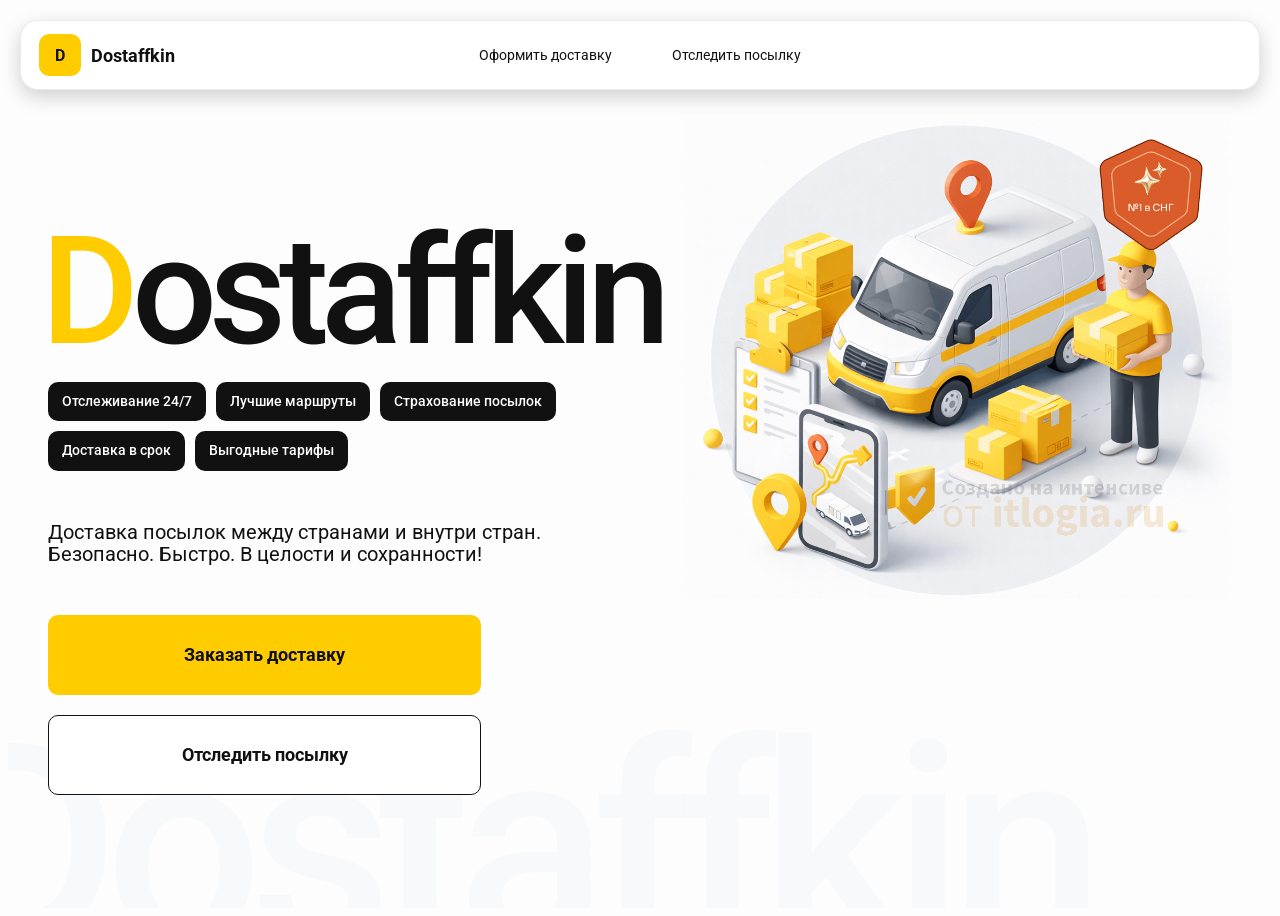
<file: index.html>
<!Doctype html>
<html lang="ru">

<head>
    <meta charset="utf-8" />
    <meta name="viewport" content="width=device-width,initial-scale=1,maximum-scale=1,user-scalable=0" />
    <title>Dostaffkin — Доставка посылок между странами и внутри стран. Безопасно. Быстро. В целости и сохранности!
    </title>
    <link href="styles/base.css" rel="stylesheet" />
    <link href="styles/base_adaptive.css" rel="stylesheet" />
    <link href="styles/index.css" rel="stylesheet" />
    <link href="styles/index_adaptive.css" rel="stylesheet" />
</head>

<body>
    <div class="container">
        <header class="header">
            <a  class="header-brand" href="#">
                <div class="header-logo">D</div>
                <div class="header-title">Dostaffkin</div>

            </a>
            <nav class="header-menu">
                <a href="./order.html" class="header-link">Оформить <span>доставку</span></a>
                <a href="./track.html" class="header-link">Отследить <span>посылку</span></a>
            </nav>
        </header>
        <main class="main">
            <section class="main-info">
                <div class="main-title"><span>D</span>ostaffkin</div>
                <div class="main-features">
                    <div class="main-feature">Отслеживание 24/7</div>
                    <div class="main-feature">Лучшие маршруты</div>
                    <div class="main-feature">Страхование посылок</div>
                    <div class="main-feature">Доставка в срок</div>
                    <div class="main-feature">Выгодные тарифы</div>
                </div>
                <div class="main-description">
                    Доставка посылок между странами и внутри стран.
                    Безопасно. Быстро. В целости и сохранности!
                </div>
                <div class="main-actions">
                    <a class="button" type="button" href="./order.html">Заказать доставку</a>
                    <a class="button button-white" type="button" href="./track.html">Отследить посылку</a>
                </div>
            </section>
            <div class="main-title-ghost">Dostaffkin</div>
            <section class="main-image">
                <img src="images/main-image.png" alt="Main image" />
            </section>


        </main>

    </div>


</body>

</html>
</file>
<file: styles/base.css>
*, *::before, *::after {
    box-sizing: border-box;
}
@font-face {
    font-family:"Roboto" ;
    src: url(../fonts/Roboto-Regular.ttf);
    font-weight: normal;
}
@font-face {
    font-family:"Roboto" ;
    src: url(../fonts/Roboto-Bold.ttf);
    font-weight: bold;
}
@font-face {
    font-family:"Roboto" ;
    src: url(../fonts/Roboto-Medium.ttf);
    font-weight: 500;
}
html,.body{
    margin: 0;
    color: #111111;
    font-family: "Roboto", sans-serif;
}

body{
    background: #fdfdfd;
}
.header{
   border-radius: 18px; 
   box-shadow: 0px 7px 20px 0 #0000002E;
   background: #FFFFFF;
   left: 20px;
   border: 1px solid rgba(0, 0, 0, 0.08);
   position: fixed;
   right: 20px;
   top: 20px;
   padding: 14px 18px;
   height: 70px;
   display: flex;
   align-items: center;
   z-index: 6;
}
.header-brand{
    display: flex;
    align-items: center;
    text-decoration: none;
    gap: 10px;
}
.header-logo{
    width: 42px;
    height: 42px;
    border-radius: 10px;
    background: #FFCC00;
    display: grid;
    place-items: center;
    font-weight: bold;
    color: #111;
}
.header-title{
    font-size: 18px;
    font-weight: bold;
    color: #111111;
    text-decoration: none;
}
.header-menu{
    display: flex;
    align-items: center;
    gap: 60px;
    margin: 0;
    position: absolute;
    left: 50%;
    transform: translateX(-50%);
}
.header-link{
  font-size: 14px;  
  color: #111111;
  text-decoration: none;
}
.button {
    border: 0;
    outline: none;
    height: 44px;
    border-radius: 10px;
    font-size: 14px;
    font-weight: bold;
    cursor: pointer;
    font-family: inherit;
    transition: transform .08s ease, opacity .12s ease;
    background: #ffcc00;
    color: #111111;
    text-align: center;
    text-decoration: none;
}

.button:hover {
    background-color: #E5BC19;
}

.button:disabled {
    cursor: not-allowed;
    background-color: #FADE6E;
    color: #787878;
    transform: none;
}

.button.button-white {
    background: #ffffff;
    border: 1px solid #111111;
}

.button.button-white:hover {
    background: rgb(241 241 241);
}
.main-field {
display: flex;
align-items: center;
margin-top: 6px;
gap: 10px;
border: 1px solid #1111111A;
background: #FAFAFA;
border-radius: 10px;
padding: 10px 12px;
position: relative;
box-sizing: border-box;
height: 50px;
}

.main-field.textarea {
height: auto;
}

.main-pin {
width: 28px;
height: 28px;
border-radius: 10px;
background: rgba(17, 17, 17, 0.08);
display: grid;
place-items: center;
flex: 0 0 auto;
position: relative;
}

.main-pin::before {
content: "";
width: 8px;
height: 8px;
border-radius: 999px;
background: orange;
opacity: .75;
display: block;
}

.main-field:last-child .main-pin::before {
background: green;
opacity: .85;
}

input, textarea {
width: 100%;
border: 0;
outline: none;
background: transparent;
font-size: 14px;
color: #111111;
font-family: inherit;
}

textarea {
resize: vertical;
min-height: 72px;
padding: 2px 0;
}

input::placeholder, textarea::placeholder {
color: #7C7C7C;
}

.main-field:focus-within {
border-color: rgba(0, 0, 0, 0.20);
box-shadow: 0 0 0 4px rgba(255, 204, 0, 0.35);
background: rgba(255, 255, 255, 0.75);
}
</file>
<file: styles/base_adaptive.css>
@media (max-width: 767px) {
    .header {
        left: 10px;
        right: 10px;
        top: 10px;
    }

    .header-link span {
        display: none;
    }

    .header-menu {
        gap: 20px;
        justify-content: flex-start;
        margin: 0 0 0 30px;
        position: static;
        transform: none;
    }
}

@media (max-width: 420px) {
    .header-title {
        display: none;
    }
}

@media (max-width: 374px) {
    .header-menu {
        gap: 10px;
        margin: 0 0 0 10px;
    }
}
</file>
<file: styles/index.css>
.container{
    overflow: hidden;
    min-height: 100vh;
}
.main{
    padding: 111px 40px 40px;
    position: relative;
    display: flex;
}
.main-info{
    max-width: 840px;
    width: 100%;
    position: relative;
}
.main-title{
    margin-top: 98px;
    font-weight: 500;
    font-size: 200px;
    line-height: 1;
    letter-spacing: -0.05em;
    color: #111111;
    left: -15px;
    position: relative;
}
.main-title span{
    color: #ffcc00;
}
.main-features {
    margin-top: 15px;
    display: flex;
    flex-wrap: wrap;
    gap: 10px;
}

.main-feature {
    background: #111111;
    color: #ffffff;
    padding: 12px 14px;
    font-weight: 500;
    font-size: 14px;
    line-height: 1.1;
    border-radius: 10px;
}
.main-description {
    margin-top: 50px;
    max-width: 500px;
    font-size: 20px;
    line-height: 1.1;
    color: #111111;
}
.main-actions {
    margin-top: 50px;
    display: flex;
    flex-direction: column;
    gap: 20px;
}

.main-actions .button {
    height: 80px;
    width: 433px;
    font-size: 18px;
    font-weight: bold;
    place-items: center;
    display: grid;
}
.main-title-ghost{
    position: absolute;
    z-index: -1;
    left: -70px;
    bottom: -150px;
    font-weight: 500;
    font-size: 278px;
    line-height: 1;
    letter-spacing: -0.05em;
    color: #ecedf04D;
}
.main-image {
    width: 1024px;
    top: 100px;
    z-index: -2;
}

.main-image img {
    width: 100%;
    max-width: 1024px;
    height: auto;
    display: block;
}
</file>
<file: styles/index_adaptive.css>
@media (max-width: 1760px) {
    .main-title {
        font-size: 150px;
        left: -7px;
    }

    .main-info {
        max-width: 640px;
    }
}
@media (max-width: 1200px) {
    .main-info {
        max-width: 540px;
    }

    .main {
        padding: 111px 20px 20px;
    }

    .main-title {
        font-size: 120px;
        left: -4px;
    }

    .main-title-ghost {
        font-size: 220px;
    }
}
@media (max-width: 1024px) {
    .main-title {
        margin-top: 30px;
    }

    .main {
        flex-direction: column-reverse;
    }

    .main-image {
        max-width: 350px;
        position: absolute;
        left: 370px;
        top: 370px;
    }

    .main-info {
        max-width: 100%;
    }

    .main-actions {
        gap: 10px;
    }

    .main-actions .button {
        height: 50px;
        font-size: 14px;
        width: auto;
        max-width: 300px;
    }

    .main-description {
        max-width: 350px;
    }
}
@media (max-width: 570px) {
    .main-title {
        font-size: 88px;
    }

    .main-description {
        max-width: 100%
    }

    .main-actions {
       width: 100%;
    }

    .main-actions .button {
        width: 100%;
        max-width: 100%
    }

    .main-image {
        max-width: 650px;
        position: absolute;
        left: 170px;
        top: 70px;
        opacity: 0.2;
    }
}
@media (max-width: 400px) {
    .main-title {
        font-size: 70px;
    }
}
</file>
